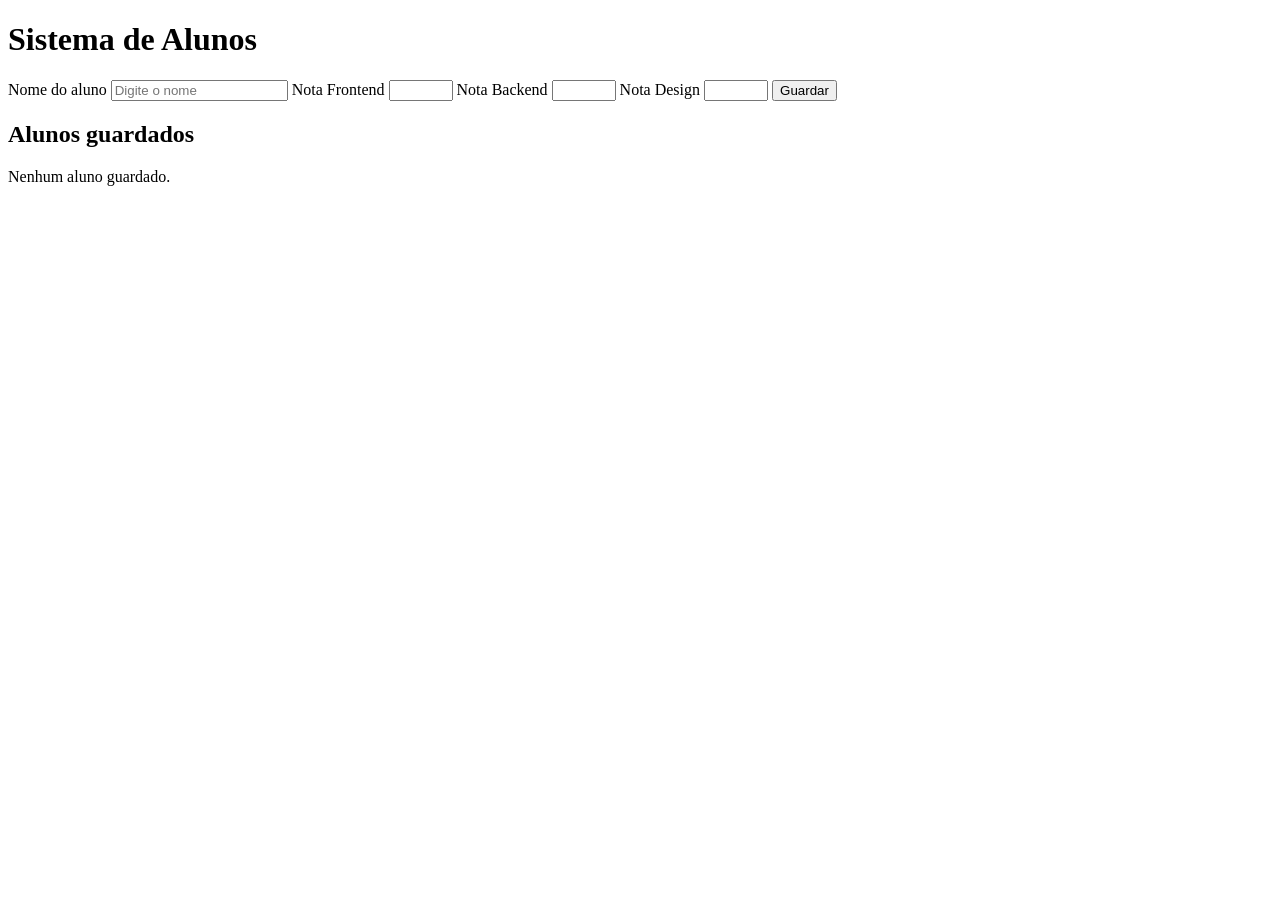
<file: exercicio3/index.html>
<!DOCTYPE html>
<html lang="en">

<head>
    <meta charset="UTF-8">
    <meta name="viewport" content="width=device-width, initial-scale=1.0">
    <title>Exercicio 3</title>
</head>

<body>
    <h1>Sistema de Alunos</h1>

    <form id="formAluno">
        <label for="nomeAluno">Nome do aluno</label>
        <input id="nomeAluno" type="text" placeholder="Digite o nome" required>

        <label for="notaFrontend">Nota Frontend</label>
        <input id="notaFrontend" type="number" min="0" max="20" step="0.1" required>

        <label for="notaBackend">Nota Backend</label>
        <input id="notaBackend" type="number" min="0" max="20" step="0.1" required>

        <label for="notaDesign">Nota Design</label>
        <input id="notaDesign" type="number" min="0" max="20" step="0.1" required>

        <button id="btnGuardar" type="submit">Guardar</button>
    </form>

    <h2>Alunos guardados</h2>
    <div id="listaAlunos"></div>

    <script src="script.js"></script>
</body>

</html>
</file>
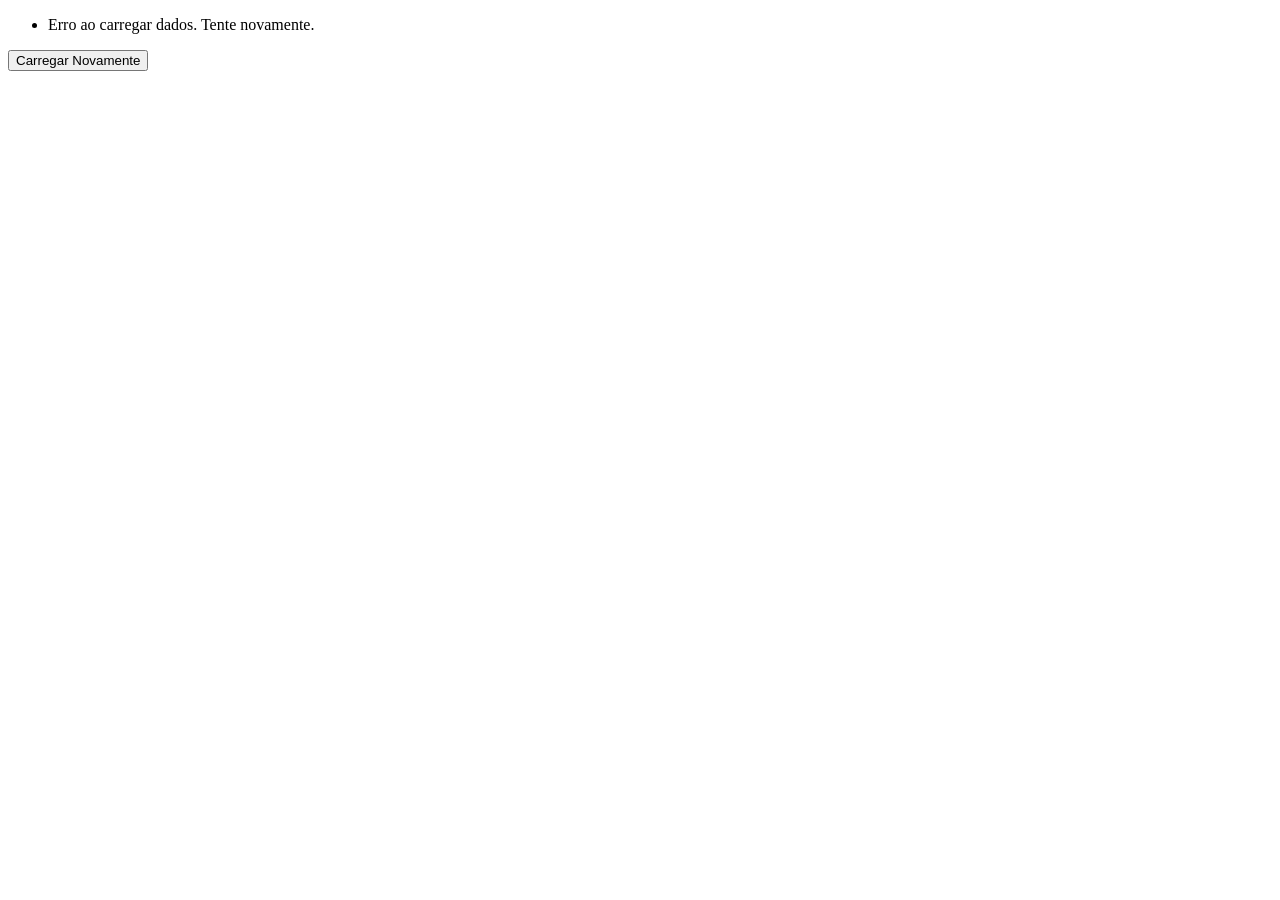
<file: exercicio4/index.html>
<!DOCTYPE html>
<html lang="en">

<head>
    <meta charset="UTF-8">
    <meta name="viewport" content="width=device-width, initial-scale=1.0">
    <title>Document</title>
</head>

<body>
    <ul id="lista">

    </ul>
    <input id="carregarBtn" type="submit" value="Carregar Novamente">
    <script src="script.js"></script>
</body>

</html>
</file>
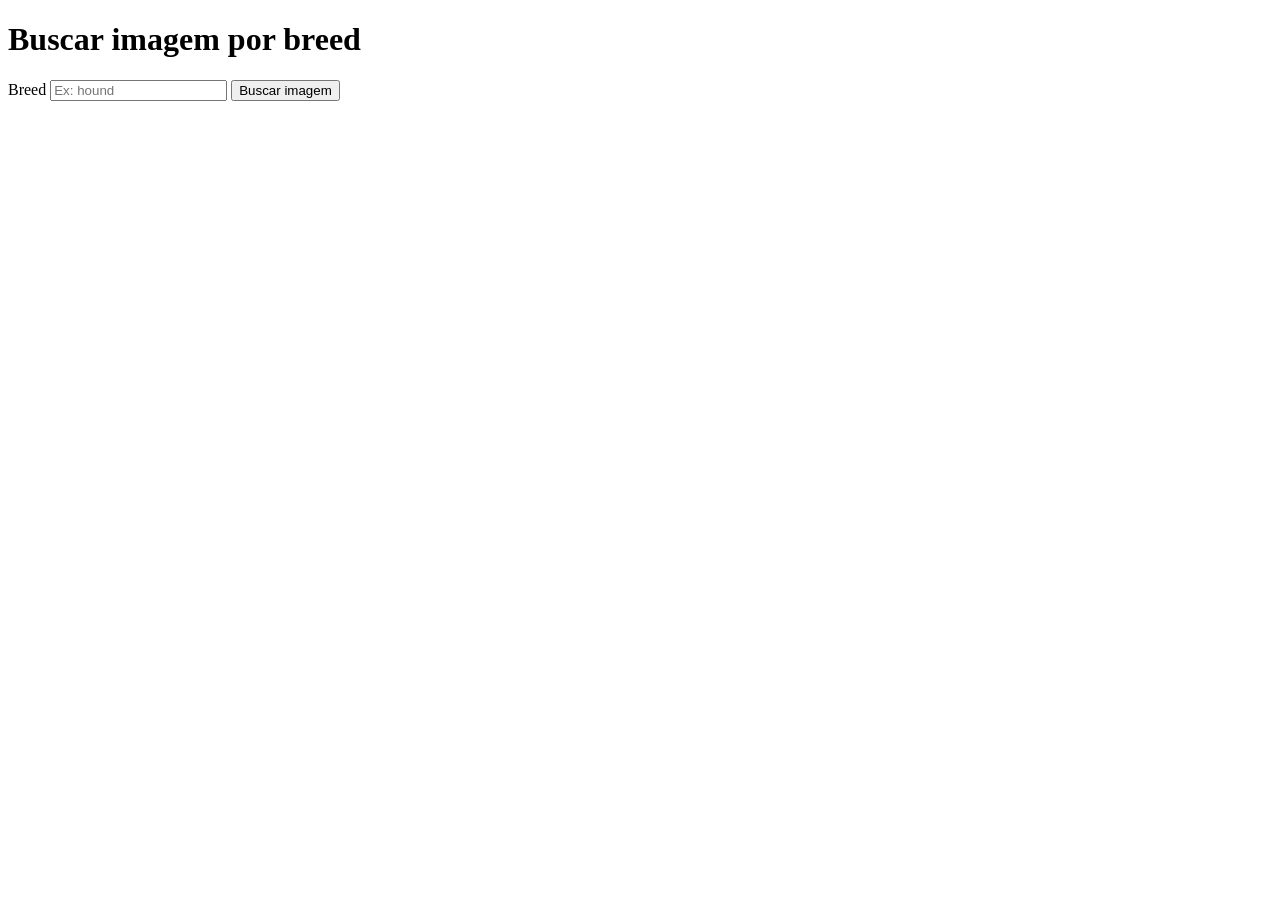
<file: exercicio5/index.html>
<!DOCTYPE html>
<html lang="en">

<head>
    <meta charset="UTF-8">
    <meta name="viewport" content="width=device-width, initial-scale=1.0">
    <title>Exercicio 5</title>
</head>

<body>
    <h1>Buscar imagem por breed</h1>

    <form id="dogForm">
        <label for="breedInput">Breed</label>
        <input id="breedInput" type="text" placeholder="Ex: hound" required>
        <button type="submit">Buscar imagem</button>
    </form>

    <p id="mensagem"></p>
    <img id="dogImage" alt="Imagem da raça pesquisada" style="max-width: 420px; width: 100%; display: none;">

    <script src="script.js"></script>
</body>

</html>
</file>
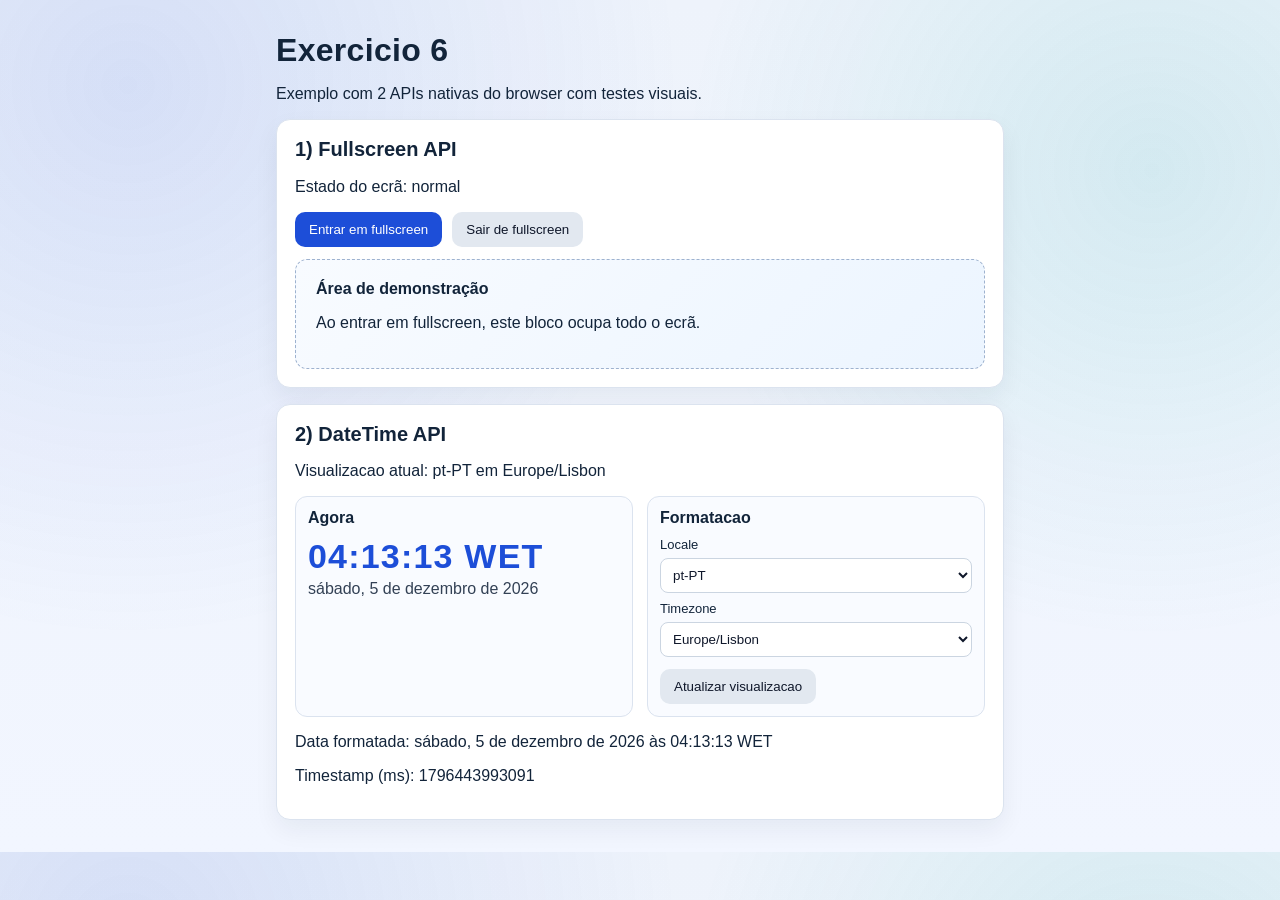
<file: exercicio6/index.html>
<!DOCTYPE html>
<html lang="pt">

<head>
    <meta charset="UTF-8">
    <meta name="viewport" content="width=device-width, initial-scale=1.0">
    <title>Exercicio 6 - APIs Nativas</title>
    <link rel="stylesheet" href="style.css">
</head>

<body>
    <main class="container">
        <h1>Exercicio 6</h1>
        <p>Exemplo com 2 APIs nativas do browser com testes visuais.</p>

        <section class="card">
            <h2>1) Fullscreen API</h2>
            <p id="fullscreenStatus">Estado do ecrã: normal</p>
            <div class="actions">
                <button id="btnEntrarFullscreen" type="button">Entrar em fullscreen</button>
                <button id="btnSairFullscreen" type="button" class="secondary">Sair de fullscreen</button>
            </div>
            <div id="fullscreenTarget" class="preview-box">
                <strong>Área de demonstração</strong>
                <p>Ao entrar em fullscreen, este bloco ocupa todo o ecrã.</p>
            </div>
        </section>

        <section class="card">
            <h2>2) DateTime API</h2>
            <p id="dateTimeStatus">Relogio em tempo real.</p>

            <div class="datetime-grid">
                <div class="datetime-panel">
                    <h3>Agora</h3>
                    <p id="clockNow" class="clock-value">--:--:--</p>
                    <p id="dateNow" class="date-value">--/--/----</p>
                </div>

                <div class="datetime-panel">
                    <h3>Formatacao</h3>
                    <label for="localeSelect">Locale</label>
                    <select id="localeSelect">
                        <option value="pt-PT">pt-PT</option>
                        <option value="pt-BR">pt-BR</option>
                        <option value="en-US">en-US</option>
                    </select>

                    <label for="timezoneSelect">Timezone</label>
                    <select id="timezoneSelect">
                        <option value="Europe/Lisbon">Europe/Lisbon</option>
                        <option value="America/Sao_Paulo">America/Sao_Paulo</option>
                        <option value="UTC">UTC</option>
                    </select>

                    <button id="btnAtualizarDateTime" type="button" class="secondary">Atualizar visualizacao</button>
                </div>
            </div>

            <p id="formattedDateTime">Data formatada: -</p>
            <p id="timestampValue">Timestamp (ms): -</p>
        </section>
    </main>

    <script src="script.js"></script>
</body>

</html>
</file>
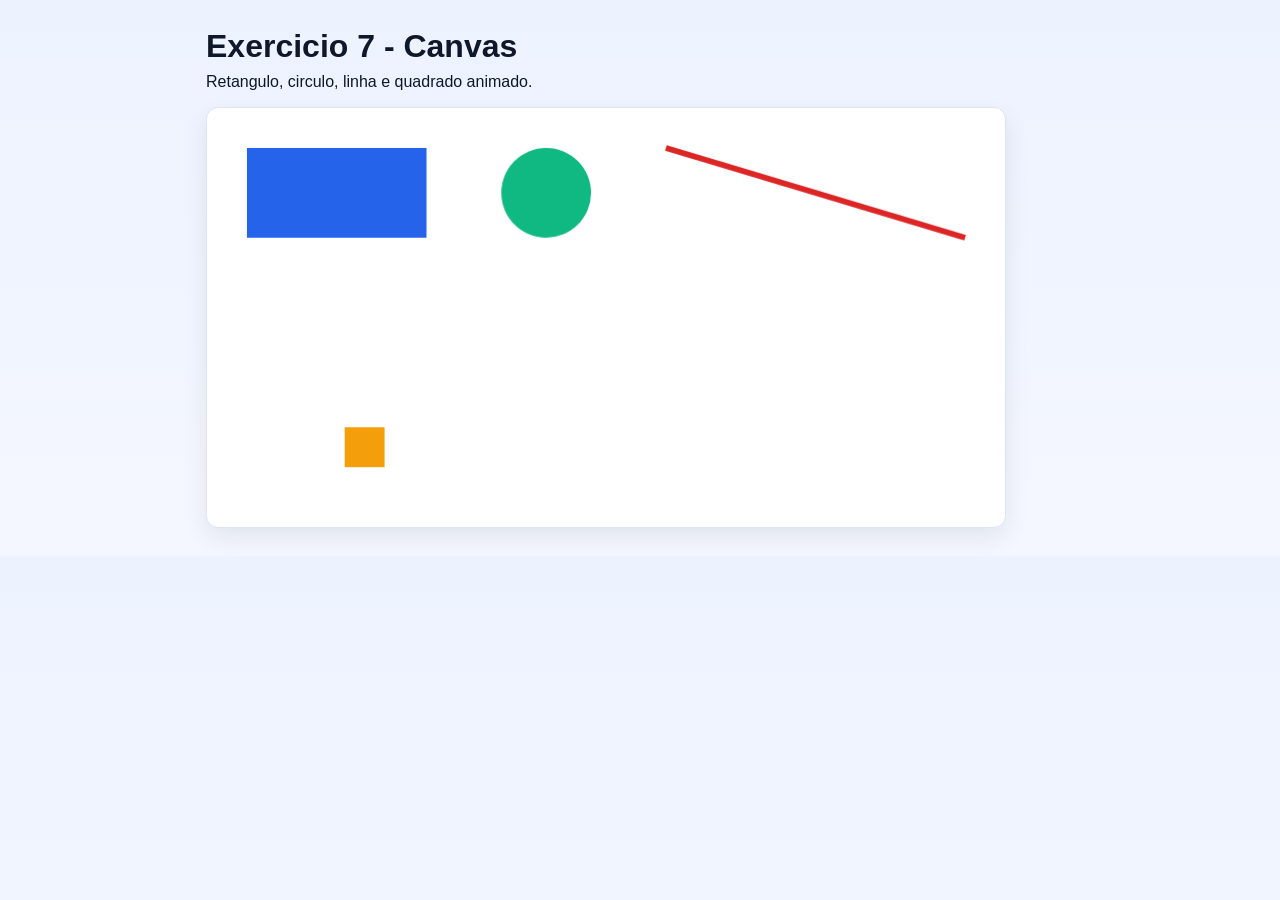
<file: exercicio7/index.html>
<!DOCTYPE html>
<html lang="pt">

<head>
    <meta charset="UTF-8">
    <meta name="viewport" content="width=device-width, initial-scale=1.0">
    <title>Exercicio 7 - Canvas</title>
    <link rel="stylesheet" href="style.css">
</head>

<body>
    <main class="container">
        <h1>Exercicio 7 - Canvas</h1>
        <p>Retangulo, circulo, linha e quadrado animado.</p>
        <canvas id="meuCanvas" width="800" height="420"></canvas>
    </main>

    <script src="script.js"></script>
</body>

</html>
</file>
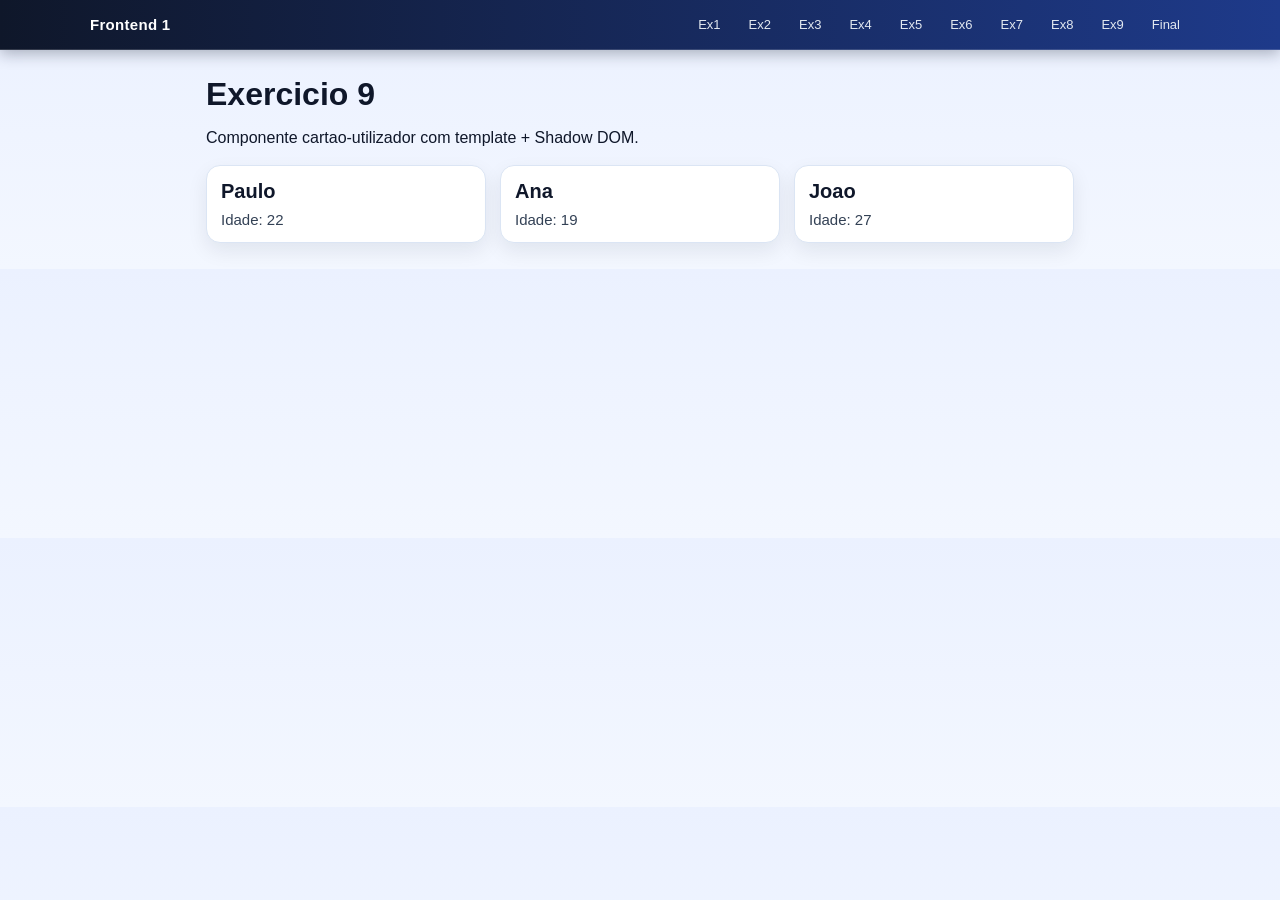
<file: exercicio9/index.html>
<!DOCTYPE html>
<html lang="pt">

<head>
    <meta charset="UTF-8">
    <meta name="viewport" content="width=device-width, initial-scale=1.0">
    <title>Exercicio 9 - Web Components</title>
    <link rel="stylesheet" href="style.css">
    <script type="module" src="../components/navbar.js"></script>
</head>

<body>
    <app-navbar></app-navbar>

    <main class="container">
        <h1>Exercicio 9</h1>
        <p>Componente cartao-utilizador com template + Shadow DOM.</p>

        <section class="cards">
            <cartao-utilizador nome="Paulo" idade="22"></cartao-utilizador>
            <cartao-utilizador nome="Ana" idade="19"></cartao-utilizador>
            <cartao-utilizador nome="Joao" idade="27"></cartao-utilizador>
        </section>
    </main>

    <script src="script.js"></script>
</body>

</html>
</file>
<file: exercicio6/style.css>
:root {
    --bg: #f2f6ff;
    --card: #ffffff;
    --text: #12243a;
    --primary: #1d4ed8;
    --accent: #0ea5a4;
    --border: #dbe3ef;
}

* {
    box-sizing: border-box;
}

body {
    margin: 0;
    font-family: "Segoe UI", Arial, sans-serif;
    color: var(--text);
    background:
        radial-gradient(circle at 10% 10%, rgba(29, 78, 216, 0.12) 0%, transparent 40%),
        radial-gradient(circle at 90% 20%, rgba(14, 165, 164, 0.12) 0%, transparent 35%),
        linear-gradient(180deg, #eef3fb, var(--bg));
}

.container {
    max-width: 760px;
    margin: 0 auto;
    padding: 32px 16px;
}

h1 {
    margin: 0 0 8px;
    letter-spacing: 0.3px;
}

.card {
    background: var(--card);
    border: 1px solid var(--border);
    border-radius: 14px;
    padding: 18px;
    margin-top: 16px;
    box-shadow: 0 10px 25px rgba(18, 36, 58, 0.06);
}

.actions {
    display: flex;
    gap: 10px;
    flex-wrap: wrap;
    margin-bottom: 12px;
}

.preview-box {
    border: 1px dashed #9eb2cf;
    border-radius: 12px;
    padding: 20px;
    background: linear-gradient(135deg, #f8fbff 0%, #ecf5ff 100%);
}

.preview-box:fullscreen {
    display: grid;
    place-content: center;
    text-align: center;
    background: linear-gradient(135deg, #0f172a 0%, #1e3a8a 100%);
    color: #ffffff;
}

h2 {
    margin-top: 0;
    font-size: 20px;
}

button {
    border: none;
    background: var(--primary);
    color: #fff;
    border-radius: 10px;
    padding: 10px 14px;
    cursor: pointer;
}

button:hover {
    filter: brightness(1.07);
}

button.secondary {
    background: #e2e8f0;
    color: #0f172a;
}

.datetime-grid {
    display: grid;
    grid-template-columns: 1fr 1fr;
    gap: 14px;
    margin: 14px 0;
}

.datetime-panel {
    border: 1px solid var(--border);
    border-radius: 12px;
    padding: 12px;
    background: #f9fbff;
}

.datetime-panel h3 {
    margin: 0 0 10px;
    font-size: 16px;
}

.clock-value {
    margin: 4px 0;
    font-size: 34px;
    font-weight: 700;
    letter-spacing: 1.2px;
    color: var(--primary);
}

.date-value {
    margin: 0;
    font-size: 16px;
    color: #334155;
}

.datetime-panel label {
    display: block;
    font-size: 13px;
    margin: 8px 0 6px;
}

.datetime-panel select {
    width: 100%;
    border: 1px solid #cbd5e1;
    border-radius: 8px;
    background: #ffffff;
    padding: 8px;
    color: #0f172a;
}

.datetime-panel button {
    margin-top: 12px;
}

.hint {
    color: #4e6179;
    font-size: 14px;
}

@media (max-width: 680px) {
    .datetime-grid {
        grid-template-columns: 1fr;
    }
}
</file>
<file: exercicio7/style.css>
:root {
    --bg: #f4f7ff;
    --card: #ffffff;
    --text: #0f172a;
    --border: #dbe5f4;
}

* {
    box-sizing: border-box;
}

body {
    margin: 0;
    font-family: Arial, sans-serif;
    background: linear-gradient(180deg, #edf2ff, var(--bg));
    color: var(--text);
}

.container {
    max-width: 900px;
    margin: 0 auto;
    padding: 28px 16px;
}

h1 {
    margin: 0 0 8px;
}

p {
    margin: 0 0 16px;
}

canvas {
    width: 100%;
    max-width: 800px;
    height: auto;
    display: block;
    background: var(--card);
    border: 1px solid var(--border);
    border-radius: 12px;
    box-shadow: 0 10px 24px rgba(15, 23, 42, 0.08);
}
</file>
<file: exercicio9/style.css>
:root {
    --bg: #f3f7ff;
    --text: #0f172a;
}

* {
    box-sizing: border-box;
}

body {
    margin: 0;
    font-family: Arial, sans-serif;
    background: linear-gradient(180deg, #ebf1ff, var(--bg));
    color: var(--text);
}

.container {
    max-width: 900px;
    margin: 0 auto;
    padding: 26px 16px;
}

h1 {
    margin: 0 0 8px;
}

.cards {
    margin-top: 18px;
    display: grid;
    grid-template-columns: repeat(auto-fit, minmax(220px, 1fr));
    gap: 14px;
}
</file>
